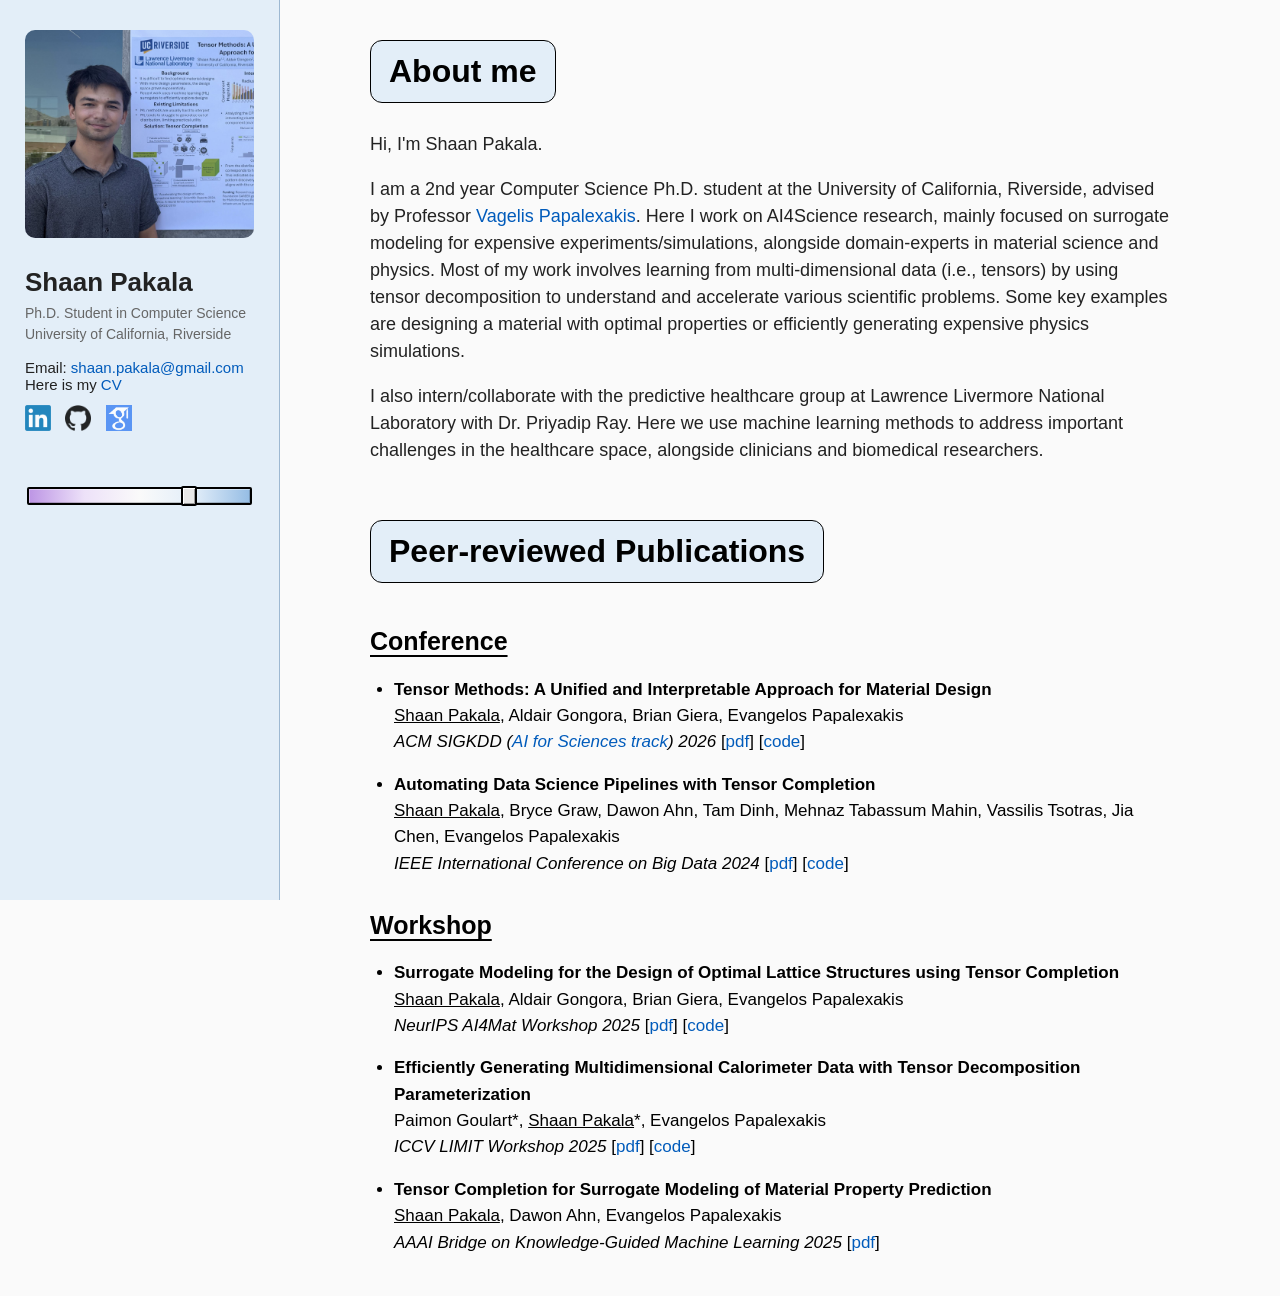
<file: index.html>
<!DOCTYPE html>
<html lang="en">
<head>
  <meta charset="UTF-8">
  <meta name="viewport" content="width=device-width, initial-scale=1.0">
  <title>Shaan Pakala</title>
  <link rel="icon" type="image/png" href="images/sp.png">
  <style>
    :root {
      --accent-bg:     hsl(225, 65%, 93%);
      --accent-border: hsl(225, 40%, 72%);
    }

    body { margin:0; font-family:-apple-system,BlinkMacSystemFont,'Segoe UI',Roboto,Helvetica,Arial,sans-serif; background:#fafafa; color:#222; }
    a { color:#005bbb; text-decoration:none; }
    a:hover { text-decoration:underline; }

    .layout { display:flex; min-height:100vh; }

    .sidebar {
      width: 280px;
      background: var(--accent-bg);
      border-right: 1px solid var(--accent-border);
      padding: 30px 25px;
      box-sizing: border-box;
      position: fixed;
      height: 100%;
      overflow-y: auto;
    }

    .profile-pic { width:100%; border-radius:10px; margin-bottom:15px; }
    .name        { margin:10px 0 0; font-size:26px; font-weight:700; }
    .subtitle    { font-size:14px; color:#666; margin-top:5px; }
    .links       { margin-top:12px; font-size:15px; }
    .icon-row    { margin-top:12px; }
    .icon        { width:26px; height:26px; margin-right:10px; opacity:.85; }
    .icon:hover  { opacity:1; }

    .content { margin-left:320px; padding:40px 50px; max-width:900px; width:100%; box-sizing:border-box; }

    h2 { font-size:32px; margin-top:40px; margin-bottom:10px; }
    h3 { font-size:24px; margin-top:25px; }
    p  { font-size:18px; line-height:1.5; }


    .section-title {
      background: var(--accent-bg);
      color: #000;
      padding: 12px 18px;
      border-radius: 12px;
      border: 1px solid #000;
      font-weight: 700;
      display: inline-block;
    }

    /* ── Theme picker ── */
    .theme-picker {
      margin-top: 30px;
      padding-top: 20px;
    }
    .theme-slider-row {
      display: flex;
      align-items: center;
      gap: 8px;
    }

    #colorSlider {
      -webkit-appearance: none;
      appearance: none;
      flex: 1;
      height: 14px;
      border-radius: 2px;
      background: linear-gradient(to right,
        hsl(270, 60%, 74%) 0%,
        hsl(270, 65%, 93%) 25%,
        #fafafa              50%,
        hsl(210, 65%, 93%) 75%,
        hsl(210, 60%, 74%) 100%
      );
      outline: none;
      cursor: pointer;
      border: 2px solid #000;
      box-shadow: inset 1px 1px 0 rgba(255,255,255,0.4), inset -1px -1px 0 rgba(0,0,0,0.2);
    }
    #colorSlider::-webkit-slider-thumb {
      -webkit-appearance: none;
      width: 16px;
      height: 20px;
      border-radius: 2px;
      background: #e8e8e8;
      border: 2px solid #000;
      box-shadow: 1px 1px 0 #fff inset, -1px -1px 0 #999 inset;
      cursor: pointer;
    }
    #colorSlider::-moz-range-thumb {
      width: 16px;
      height: 20px;
      border-radius: 2px;
      background: #e8e8e8;
      border: 2px solid #000;
      box-shadow: 1px 1px 0 #fff inset, -1px -1px 0 #999 inset;
      cursor: pointer;
    }

    /* ── Section titles spacing ── */
    .section-title { margin-top: 0; }
    section + section { margin-top: 56px; }

    /* ── Publications (plain citation style, black & white) ── */
    .subhead {
      font-size: 25px; font-weight: 700; color: #000;
      text-decoration: underline; text-underline-offset: 5px; text-decoration-thickness: 2px;
      margin: 30px 0 16px;
    }
    .pubs { list-style: disc; margin: 0; padding-left: 1.5em; display: grid; gap: 16px; }
    .pub {
      font-size: 17px; line-height: 1.55; color: #000;
    }
    .me { text-decoration: underline; }
    .note { font-size: 14px; color: #000; margin: 22px 0 0; }

    @media (max-width:900px) {
      .layout      { flex-direction:column; }
      .sidebar     { position:relative; width:100%; height:auto; border-right:none; border-bottom:1px solid var(--accent-border); padding:20px; }
      .content     { margin-left:0; padding:20px; max-width:100%; }
      h2           { font-size:28px; }
      h3           { font-size:22px; }
      p            { font-size:16px; }
      .pub         { font-size:16px; }
      .subhead     { font-size:22px; }
    }
  </style>

  <script type="application/ld+json">
  {
    "@context": "https://schema.org",
    "@type": "Person",
    "name": "Shaan Pakala",
    "url": "https://shaanpakala.github.io/",
    "jobTitle": "Ph.D. Student in Computer Science",
    "affiliation": {"@type":"Organization","name":"University of California, Riverside"},
    "sameAs": [
      "https://scholar.google.com/citations?user=UjR-nicAAAAJ",
      "https://www.linkedin.com/in/shaan-pakala-b91024210/",
      "https://github.com/shaanpakala"
    ]
  }
  </script>

</head>
<body>
<script async src="https://www.googletagmanager.com/gtag/js?id=G-N4HHP6LBJ6"></script>
<script>
  window.dataLayer = window.dataLayer || [];
  function gtag(){dataLayer.push(arguments);}
  gtag('js', new Date());
  gtag('config', 'G-N4HHP6LBJ6');
</script>

<div class="layout">
  <aside class="sidebar">
    <img src="images/me.jpg" class="profile-pic" alt="Shaan Pakala">
    <h1 class="name">Shaan Pakala</h1>
    <p class="subtitle">Ph.D. Student in Computer Science<br>University of California, Riverside</p>
    <div class="links">
      Email: <a href="mailto:shaan.pakala@gmail.com">shaan.pakala@gmail.com</a>
      <br>
      Here is my <a href="Shaan_Pakala_CV.pdf" target="_blank" rel="noopener noreferrer">CV</a>
    </div>
    <div class="icon-row">
      <a href="https://www.linkedin.com/in/shaan-pakala-b91024210/" target="_blank"><img src="images/linkedin_logo.png" class="icon"></a>
      <a href="https://github.com/shaanpakala" target="_blank"><img src="images/git_logo.png" class="icon"></a>
      <a href="https://scholar.google.com/citations?hl=en&user=UjR-nicAAAAJ&view_op=list_works&sortby=pubdate" target="_blank"><img src="images/google_scholar.png" class="icon"></a>
    </div>

    <div class="theme-picker">
      <div class="theme-slider-row">
        <input type="range" id="colorSlider" min="0" max="100" value="74">
      </div>
    </div>

  </aside>

  <main class="content">
    <section id="about">
      <h2 class="section-title">About me</h2>

      <p>
        Hi, I'm Shaan Pakala.
      </p>
      
      <p>
        I am a 2nd year Computer Science Ph.D. student at the University of California, Riverside, advised by
        Professor <a href="https://www.cs.ucr.edu/~epapalex/" target="_blank" rel="noopener noreferrer">Vagelis Papalexakis</a>. 
        Here I work on AI4Science research, mainly focused on surrogate modeling for expensive experiments/simulations, alongside 
        domain-experts in material science and physics. Most of my work involves learning from multi-dimensional data (i.e., tensors) 
        by using tensor decomposition to understand and accelerate various scientific problems. Some key examples are designing a 
        material with optimal properties or efficiently generating expensive physics simulations.
      </p>
      
      <p>
        I also intern/collaborate with the predictive healthcare group at Lawrence Livermore National Laboratory with Dr. Priyadip Ray.
        Here we use machine learning methods to address important challenges in the healthcare space, alongside clinicians and 
        biomedical researchers.
      </p>
    </section>

    <section id="publications">
      <h2 class="section-title">Peer-reviewed Publications</h2>

      <p class="subhead">Conference</p>
      <ul class="pubs">
        <li class="pub">
          <b>Tensor Methods: A Unified and Interpretable Approach for Material Design</b><br>
          <span class="me">Shaan Pakala</span>, Aldair Gongora, Brian Giera, Evangelos Papalexakis<br>
          <i>ACM SIGKDD (<a href="https://kdd2026.kdd.org/ai4sciences-track-call-for-papers/" target="_blank" rel="noopener noreferrer">AI for Sciences track</a>) 2026</i>
          [<a href="https://dl.acm.org/doi/epdf/10.1145/3770855.3819008" target="_blank" rel="noopener noreferrer">pdf</a>]
          [<a href="https://github.com/shaanpakala/Tensor-Methods-for-Material-Design" target="_blank" rel="noopener noreferrer">code</a>]
        </li>
        <li class="pub">
          <b>Automating Data Science Pipelines with Tensor Completion</b><br>
          <span class="me">Shaan Pakala</span>, Bryce Graw, Dawon Ahn, Tam Dinh, Mehnaz Tabassum Mahin, Vassilis Tsotras, Jia Chen, Evangelos Papalexakis<br>
          <i>IEEE International Conference on Big Data 2024</i>
          [<a href="https://arxiv.org/pdf/2410.06408" target="_blank" rel="noopener noreferrer">pdf</a>]
          [<a href="https://github.com/shaanpakala/STC_AutoML" target="_blank" rel="noopener noreferrer">code</a>]
        </li>
      </ul>

      <p class="subhead">Workshop</p>
      <ul class="pubs">
        <li class="pub">
          <b>Surrogate Modeling for the Design of Optimal Lattice Structures using Tensor Completion</b><br>
          <span class="me">Shaan Pakala</span>, Aldair Gongora, Brian Giera, Evangelos Papalexakis<br>
          <i>NeurIPS AI4Mat Workshop 2025</i>
          [<a href="https://arxiv.org/pdf/2510.07474" target="_blank" rel="noopener noreferrer">pdf</a>]
          [<a href="https://github.com/shaanpakala/Surrogate-Modeling-for-the-Design-of-Optimal-Lattice-Structures-using-Tensor-Completion" target="_blank" rel="noopener noreferrer">code</a>]
        </li>
        <li class="pub">
          <b>Efficiently Generating Multidimensional Calorimeter Data with Tensor Decomposition Parameterization</b><br>
          Paimon Goulart*, <span class="me">Shaan Pakala</span>*, Evangelos Papalexakis<br>
          <i>ICCV LIMIT Workshop 2025</i>
          [<a href="https://arxiv.org/pdf/2508.19443" target="_blank" rel="noopener noreferrer">pdf</a>]
          [<a href="https://github.com/Pie115/GenTen-GAN-Diffusion" target="_blank" rel="noopener noreferrer">code</a>]
        </li>
        <li class="pub">
          <b>Tensor Completion for Surrogate Modeling of Material Property Prediction</b><br>
          <span class="me">Shaan Pakala</span>, Dawon Ahn, Evangelos Papalexakis<br>
          <i>AAAI Bridge on Knowledge-Guided Machine Learning 2025</i>
          [<a href="https://arxiv.org/pdf/2501.18137" target="_blank" rel="noopener noreferrer">pdf</a>]
        </li>
      </ul>
    </section>
  </main>
</div>

<script>
  // Track keyframes (must match CSS gradient):
  // 0%   → hsl(270, 60%, 74%)  medium-dark purple
  // 25%  → hsl(270, 65%, 93%)  pastel purple
  // 50%  → #fafafa              white
  // 75%  → hsl(210, 65%, 93%)  pastel blue
  // 100% → hsl(210, 60%, 74%)  medium-dark blue

  function lerp(a, b, t) { return a + (b - a) * t; }

  function lerpHSL(h1,s1,l1, h2,s2,l2, t) {
    return [lerp(h1,h2,t), lerp(s1,s2,t), lerp(l1,l2,t)];
  }

  function themeFromSlider(val) {
    const t = val / 100;

    let h, s, l;
    if (t <= 0.25) {
      [h,s,l] = lerpHSL(270,60,74, 270,65,93, t/0.25);
    } else if (t <= 0.5) {
      [h,s,l] = lerpHSL(270,65,93, 270,0,98, (t-0.25)/0.25);
    } else if (t <= 0.75) {
      [h,s,l] = lerpHSL(210,0,98, 210,65,93, (t-0.5)/0.25);
    } else {
      [h,s,l] = lerpHSL(210,65,93, 210,60,74, (t-0.75)/0.25);
    }

    const bg     = `hsl(${h.toFixed(1)}, ${s.toFixed(1)}%, ${l.toFixed(1)}%)`;
    const border = `hsl(${h.toFixed(1)}, ${Math.max(s-25,0).toFixed(1)}%, ${Math.min(l-20,72).toFixed(1)}%)`;
    document.documentElement.style.setProperty('--accent-bg',     bg);
    document.documentElement.style.setProperty('--accent-border', border);
  }

  const slider = document.getElementById('colorSlider');

  // Restore the saved theme so the choice carries across pages.
  try {
    const savedTheme = localStorage.getItem('themeSlider');
    if (savedTheme !== null) slider.value = savedTheme;
  } catch (e) {}

  slider.addEventListener('input', () => {
    try { localStorage.setItem('themeSlider', slider.value); } catch (e) {}
    themeFromSlider(+slider.value);
  });
  themeFromSlider(+slider.value);
</script>
</body>
</html>
</file>
